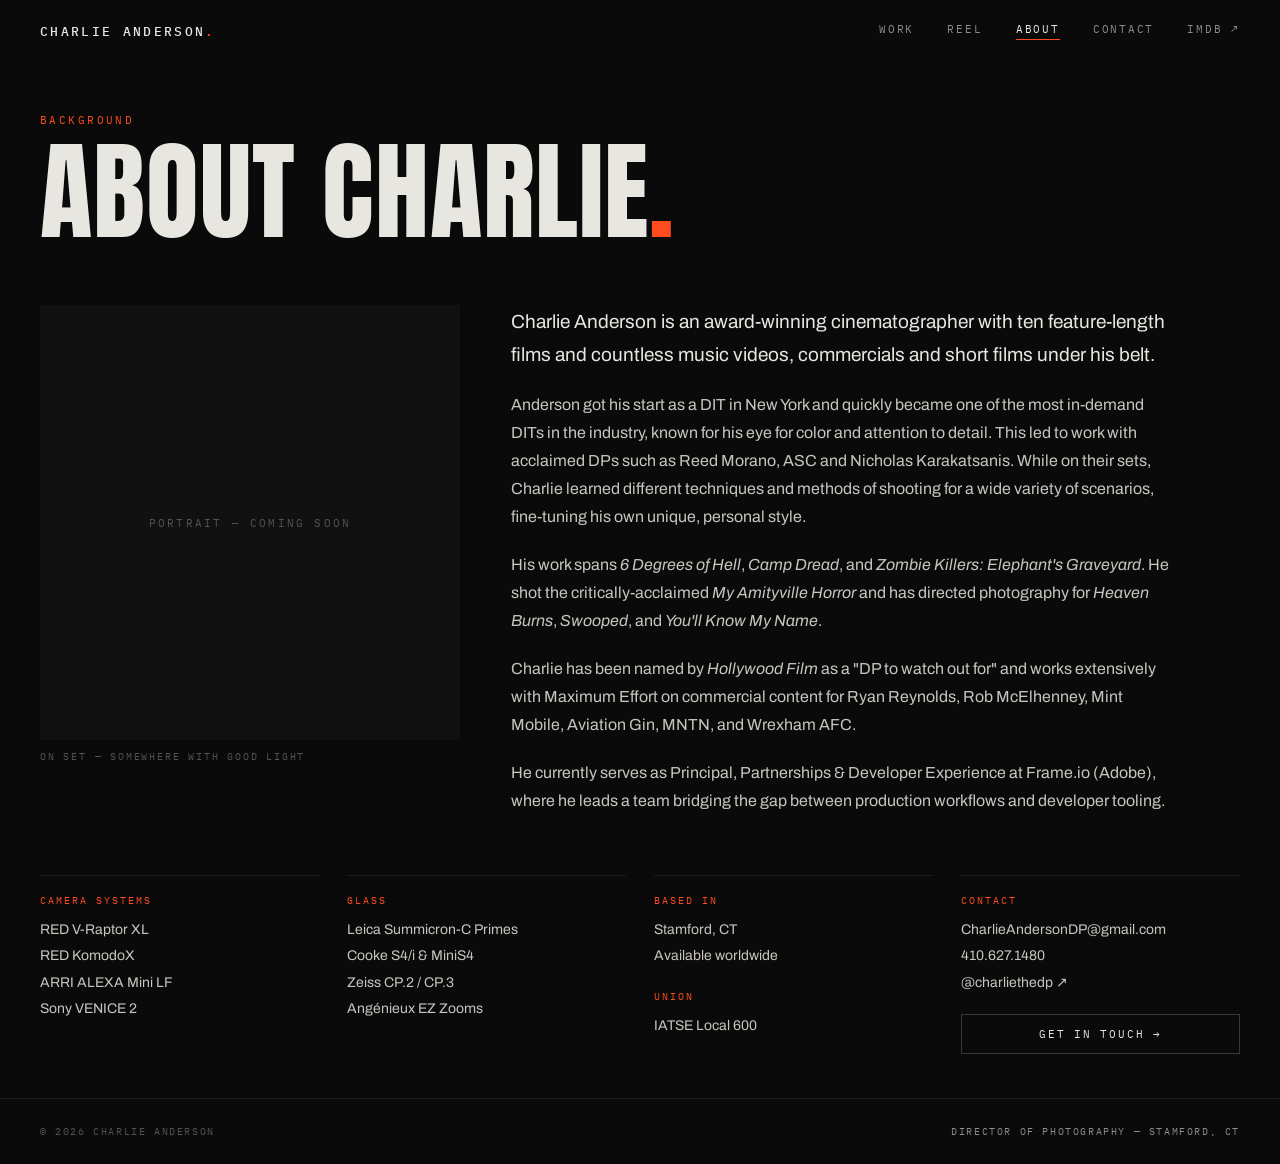
<file: about.html>
<!DOCTYPE html>
<html lang="en">
<head>
<meta charset="UTF-8">
<meta name="viewport" content="width=device-width, initial-scale=1.0">
<title>About | Charlie Anderson</title>
<meta name="description" content="About Charlie Anderson — award-winning cinematographer with ten feature-length films and extensive commercial work with Maximum Effort. Based in Stamford, CT. IATSE Local 600.">
<link rel="preconnect" href="https://fonts.googleapis.com">
<link rel="preconnect" href="https://fonts.gstatic.com" crossorigin>
<link href="https://fonts.googleapis.com/css2?family=Anton&family=Archivo:ital,wght@0,300..900;1,300..900&family=IBM+Plex+Mono:wght@400;500&display=swap" rel="stylesheet">
<link rel="stylesheet" href="style.css">
</head>
<body>

<header class="nav">
  <a href="index.html" class="wordmark">CHARLIE ANDERSON<span class="accent">.</span></a>
  <nav class="nav-links">
    <a href="index.html">WORK</a>
    <a href="reel.html">REEL</a>
    <a href="about.html" class="active">ABOUT</a>
    <a href="contact.html">CONTACT</a>
    <a href="https://www.imdb.com/name/nm2381085/" target="_blank" rel="noopener">IMDB ↗</a>
  </nav>
</header>

<div class="page-head about">
  <div class="kicker">BACKGROUND</div>
  <h1>ABOUT CHARLIE<span class="accent">.</span></h1>
</div>

<div class="about-grid">
  <div class="portrait-col">
    <div class="portrait">
      <!-- Swap in a real portrait: replace the placeholder div with
           <img src="images/portrait.jpg" alt="Charlie Anderson on set"> -->
      <div class="portrait-placeholder">PORTRAIT — COMING SOON</div>
    </div>
    <div class="portrait-caption">ON SET — SOMEWHERE WITH GOOD LIGHT</div>
  </div>
  <div class="bio">
    <p class="lede">Charlie Anderson is an award-winning cinematographer with ten feature-length films and countless music videos, commercials and short films under his belt.</p>
    <p>Anderson got his start as a DIT in New York and quickly became one of the most in-demand DITs in the industry, known for his eye for color and attention to detail. This led to work with acclaimed DPs such as Reed Morano, ASC and Nicholas Karakatsanis. While on their sets, Charlie learned different techniques and methods of shooting for a wide variety of scenarios, fine-tuning his own unique, personal style.</p>
    <p>His work spans <em>6 Degrees of Hell</em>, <em>Camp Dread</em>, and <em>Zombie Killers: Elephant's Graveyard</em>. He shot the critically-acclaimed <em>My Amityville Horror</em> and has directed photography for <em>Heaven Burns</em>, <em>Swooped</em>, and <em>You'll Know My Name</em>.</p>
    <p>Charlie has been named by <em>Hollywood Film</em> as a "DP to watch out for" and works extensively with Maximum Effort on commercial content for Ryan Reynolds, Rob McElhenney, Mint Mobile, Aviation Gin, MNTN, and Wrexham AFC.</p>
    <p>He currently serves as Principal, Partnerships &amp; Developer Experience at Frame.io (Adobe), where he leads a team bridging the gap between production workflows and developer tooling.</p>
  </div>
</div>

<div class="gear-grid">
  <div class="gear-col">
    <div class="gear-label">CAMERA SYSTEMS</div>
    <div class="gear-body">RED V-Raptor XL<br>RED KomodoX<br>ARRI ALEXA Mini LF<br>Sony VENICE 2</div>
  </div>
  <div class="gear-col">
    <div class="gear-label">GLASS</div>
    <div class="gear-body">Leica Summicron-C Primes<br>Cooke S4/i &amp; MiniS4<br>Zeiss CP.2 / CP.3<br>Angénieux EZ Zooms</div>
  </div>
  <div class="gear-col">
    <div class="gear-label">BASED IN</div>
    <div class="gear-body">Stamford, CT<br>Available worldwide</div>
    <div class="gear-label stacked">UNION</div>
    <div class="gear-body">IATSE Local 600</div>
  </div>
  <div class="gear-col">
    <div class="gear-label">CONTACT</div>
    <div class="gear-links">
      <a href="mailto:CharlieAndersonDP@gmail.com">CharlieAndersonDP@gmail.com</a>
      <a href="tel:+14106271480">410.627.1480</a>
      <a href="https://www.instagram.com/charliethedp/" target="_blank" rel="noopener">@charliethedp ↗</a>
    </div>
    <a href="contact.html" class="gear-btn">GET IN TOUCH →</a>
  </div>
</div>

<footer class="footer">
  <span>© 2026 CHARLIE ANDERSON</span><span>DIRECTOR OF PHOTOGRAPHY — STAMFORD, CT</span>
</footer>

</body>
</html>
</file>
<file: style.css>
/* charliethedp.com — theater-dark portfolio redesign
   Tokens per design_handoff_portfolio_redesign/README.md */

*,*::before,*::after{margin:0;padding:0;box-sizing:border-box}
:root{
  --bg:#0a0a0b;
  --tile:#111;
  --ig-tile:#141311;
  --text:#e8e6e1;
  --text-2:#8f8d88;
  --text-3:#55534f;
  --body-copy:#c8c5be;
  --accent:#ff4b1f;
  --hairline:#1e1d1b;
  --btn-border:#3a3833;
  --gutter:clamp(20px,3.2vw,40px);
  --bar:clamp(24px,3.4vw,48px);
  --display:'Anton',sans-serif;
  --mono:'IBM Plex Mono',monospace;
}
html{background:var(--bg)}
body{background:var(--bg);color:var(--text);font-family:Archivo,sans-serif;min-height:100vh;display:flex;flex-direction:column;-webkit-font-smoothing:antialiased}
img{display:block;max-width:100%}
a{text-decoration:none;color:inherit}
h1,h2,h3{font-weight:400}
[hidden]{display:none!important}
.accent{color:var(--accent)}

/* ---------- nav ---------- */
.nav{display:flex;justify-content:space-between;align-items:center;flex-wrap:wrap;gap:14px;padding:22px var(--gutter)}
.wordmark{font:500 13px var(--mono);letter-spacing:0.18em;color:var(--text)}
.nav-links{display:flex;gap:clamp(18px,2.6vw,34px);font:400 11px var(--mono);letter-spacing:0.16em}
.nav-links a{color:var(--text-2)}
.nav-links a:hover{color:var(--text)}
.nav-links a.active{color:var(--text);border-bottom:1px solid var(--accent);padding-bottom:3px}

/* ---------- hero (work) ---------- */
.hero{padding:clamp(28px,4vw,48px) var(--gutter) clamp(24px,3vw,36px)}
.hero h1{font:400 clamp(58px,10.4vw,134px)/0.94 var(--display);letter-spacing:0.01em}
.hero-baseline{display:flex;justify-content:space-between;align-items:flex-end;flex-wrap:wrap;gap:12px;margin-top:22px}
.hero-role{font:400 12px var(--mono);letter-spacing:0.2em;color:var(--text-2)}
.hero-tagline{font:400 12px var(--mono);letter-spacing:0.14em;color:var(--accent)}

/* ---------- client ticker ---------- */
.ticker-wrap{border-top:1px solid var(--hairline);border-bottom:1px solid var(--hairline);padding:13px 0;overflow:hidden}
.ticker{display:flex;width:max-content;animation:ticker-scroll 45s linear infinite}
.ticker-half{display:flex;align-items:center;flex-shrink:0}
.ticker-name{padding:0 20px;font:400 11px var(--mono);letter-spacing:0.18em;color:var(--text-2);white-space:nowrap}
.ticker-x{color:var(--accent);font-size:11px}
@keyframes ticker-scroll{from{transform:translateX(0)}to{transform:translateX(-50%)}}
@media (prefers-reduced-motion:reduce){.ticker{animation:none;transform:none}}

/* ---------- letterboxed featured frame ---------- */
.letterbox{background:#000;padding:var(--bar) 0}
.featured{position:relative;height:clamp(260px,39vw,520px);overflow:hidden;cursor:pointer}
.featured img{width:100%;height:100%;object-fit:cover}
.featured-scrim{position:absolute;inset:0;background:linear-gradient(to top,rgba(0,0,0,0.72) 0%,rgba(0,0,0,0) 42%)}
.featured-info{position:absolute;left:var(--gutter);bottom:clamp(18px,2.4vw,30px);right:120px;display:flex;flex-direction:column;gap:10px}
.featured-kicker{font:400 11px var(--mono);letter-spacing:0.2em;color:var(--accent)}
.featured-title{font-family:var(--display);font-size:clamp(22px,3.2vw,42px);line-height:1.02;letter-spacing:0.01em}
.play-btn{position:absolute;right:var(--gutter);bottom:clamp(20px,2.6vw,34px);display:inline-flex;align-items:center;justify-content:center;width:44px;height:44px;background:var(--accent);font-size:13px;color:var(--bg)}

/* ---------- section headers ---------- */
.section-head{padding:clamp(32px,4vw,52px) var(--gutter) 12px;display:flex;justify-content:space-between;align-items:baseline;flex-wrap:wrap;gap:10px}
.section-head.film{padding-top:clamp(28px,3.6vw,48px)}
.section-head h2{font-family:var(--display);font-size:clamp(24px,2.6vw,30px);letter-spacing:0.02em}
.count{font:400 11px var(--mono);letter-spacing:0.16em;color:var(--text-3)}

/* ---------- project grid ---------- */
.grid{display:grid;grid-template-columns:repeat(auto-fill,minmax(min(320px,100%),1fr));gap:28px 20px;padding:20px var(--gutter) 8px}
.grid.archive{padding-top:28px}
.tile{display:flex;flex-direction:column;gap:9px;cursor:pointer;color:var(--text)}
.thumb{aspect-ratio:16/9;overflow:hidden;background:var(--tile);position:relative}
.thumb img{width:100%;height:100%;object-fit:cover}
.overlay{position:absolute;inset:0;display:flex;align-items:center;justify-content:center;font:400 11px var(--mono);letter-spacing:0.2em;color:var(--accent);background:rgba(0,0,0,0);opacity:0;transition:opacity 0.25s}
.tile:hover .overlay{opacity:1;background:rgba(0,0,0,0.55)}
.tile-title{font-family:var(--display);font-size:17px;letter-spacing:0.02em}
.tile-client{font:400 10px var(--mono);letter-spacing:0.16em;color:var(--accent)}
.ig-thumb{aspect-ratio:16/9;background:var(--ig-tile);display:flex;align-items:center;justify-content:center;font:400 11px var(--mono);letter-spacing:0.2em;color:var(--text-2)}
.tile-ig:hover .ig-thumb{color:var(--accent)}

/* ---------- expand/collapse ---------- */
.toggle-row{padding:30px var(--gutter) 10px;display:flex;justify-content:center}
.toggle-row.last{padding-bottom:48px}
.btn{font:400 12px var(--mono);letter-spacing:0.16em;border:1px solid var(--btn-border);background:none;color:var(--text);padding:14px 34px;cursor:pointer}
.btn:hover{border-color:var(--accent);color:var(--accent)}

/* ---------- inner-page header (kicker + h1) ---------- */
.page-head{padding:clamp(24px,3.4vw,44px) var(--gutter) clamp(20px,2.6vw,32px)}
.page-head.about{padding-top:clamp(28px,4vw,52px)}
.page-head.contact{padding-top:clamp(28px,4.4vw,64px)}
.kicker{font:400 11px var(--mono);letter-spacing:0.22em;color:var(--accent);margin-bottom:14px}
.page-head h1{font:400 clamp(52px,8.4vw,110px)/0.94 var(--display);letter-spacing:0.01em}
.page-head.contact h1{font-size:clamp(52px,8.6vw,116px)}

/* ---------- reel ---------- */
.reel-frame{aspect-ratio:16/9;max-height:72vh;margin:0 auto;width:100%;max-width:1400px}
.reel-frame iframe{width:100%;height:100%;border:0;display:block}
.reel-baseline{padding:clamp(24px,3vw,36px) var(--gutter);display:flex;justify-content:space-between;flex-wrap:wrap;gap:12px}
.reel-tags{font:400 11px var(--mono);letter-spacing:0.18em;color:var(--text-2)}
.reel-cta{font:400 11px var(--mono);letter-spacing:0.18em;color:var(--accent)}
.reel-cta:hover{color:var(--text)}

/* ---------- about ---------- */
.about-grid{display:grid;grid-template-columns:minmax(280px,420px) 1fr;gap:clamp(28px,4vw,56px);padding:clamp(16px,2.4vw,32px) var(--gutter) 8px;align-items:start}
@media (max-width:720px){.about-grid{grid-template-columns:1fr}}
.portrait-col{display:flex;flex-direction:column;gap:10px}
.portrait{width:100%;height:clamp(360px,34vw,520px);background:var(--tile)}
.portrait img{width:100%;height:100%;object-fit:cover}
.portrait-placeholder{width:100%;height:100%;display:flex;align-items:center;justify-content:center;font:400 11px var(--mono);letter-spacing:0.2em;color:var(--text-3);text-align:center;padding:0 20px}
.portrait-caption{font:400 10px var(--mono);letter-spacing:0.18em;color:var(--text-3)}
.bio{max-width:660px;display:flex;flex-direction:column;gap:20px;font:400 16px/1.75 Archivo,sans-serif;color:var(--body-copy)}
.bio .lede{font-size:19px;color:var(--text)}
.gear-grid{display:grid;grid-template-columns:repeat(auto-fit,minmax(220px,1fr));gap:28px;padding:clamp(32px,4vw,56px) var(--gutter) 44px}
.gear-col{border-top:1px solid var(--hairline);padding-top:18px;display:flex;flex-direction:column;gap:10px}
.gear-label{font:400 10px var(--mono);letter-spacing:0.2em;color:var(--accent)}
.gear-label.stacked{margin-top:10px}
.gear-body{font:400 14px/1.9 Archivo,sans-serif;color:var(--body-copy)}
.gear-links{font:400 14px/1.9 Archivo,sans-serif;display:flex;flex-direction:column}
.gear-links a{color:var(--body-copy)}
.gear-links a:hover{color:var(--accent)}
.gear-btn{margin-top:8px;font:400 11px var(--mono);letter-spacing:0.16em;color:var(--text);border:1px solid var(--btn-border);padding:12px 20px;text-align:center}
.gear-btn:hover{border-color:var(--accent);color:var(--accent)}

/* ---------- contact ---------- */
.contact-intro{margin-top:24px;max-width:520px;font:400 16px/1.6 Archivo,sans-serif;color:var(--text-2)}
.contact-rows{padding:clamp(16px,2.4vw,32px) var(--gutter) 40px;display:flex;flex-direction:column}
.contact-row{display:flex;justify-content:space-between;align-items:center;gap:16px;flex-wrap:wrap;padding:22px 0;border-top:1px solid var(--hairline);color:var(--text)}
.contact-rows .contact-row:last-child{border-bottom:1px solid var(--hairline)}
a.contact-row:hover{color:var(--accent)}
.contact-label{font:400 11px var(--mono);letter-spacing:0.2em;color:var(--text-2)}
.contact-value{font-family:var(--display);font-size:clamp(18px,2.6vw,30px);letter-spacing:0.02em}

/* ---------- footer ---------- */
.footer{margin-top:auto;border-top:1px solid var(--hairline);padding:26px var(--gutter);display:flex;justify-content:space-between;flex-wrap:wrap;gap:10px;font:400 10px var(--mono);letter-spacing:0.16em;color:var(--text-3)}
.footer span:last-child{color:var(--text-2)}

/* ---------- video lightbox ---------- */
.lightbox{position:fixed;inset:0;background:rgba(0,0,0,0.93);z-index:100;display:flex;align-items:center;justify-content:center;padding:4vw}
.lightbox-inner{width:min(1100px,100%)}
.lightbox-bar{display:flex;justify-content:space-between;align-items:baseline;margin-bottom:12px}
.lightbox-title{font:400 11px var(--mono);letter-spacing:0.18em;color:var(--accent)}
.lightbox-close{font:400 11px var(--mono);letter-spacing:0.18em;background:none;border:none;color:var(--text);cursor:pointer;padding:6px 0}
.lightbox-close:hover{color:var(--accent)}
.lightbox-video{aspect-ratio:16/9;background:#000}
.lightbox-video iframe{width:100%;height:100%;border:0;display:block}
</file>
